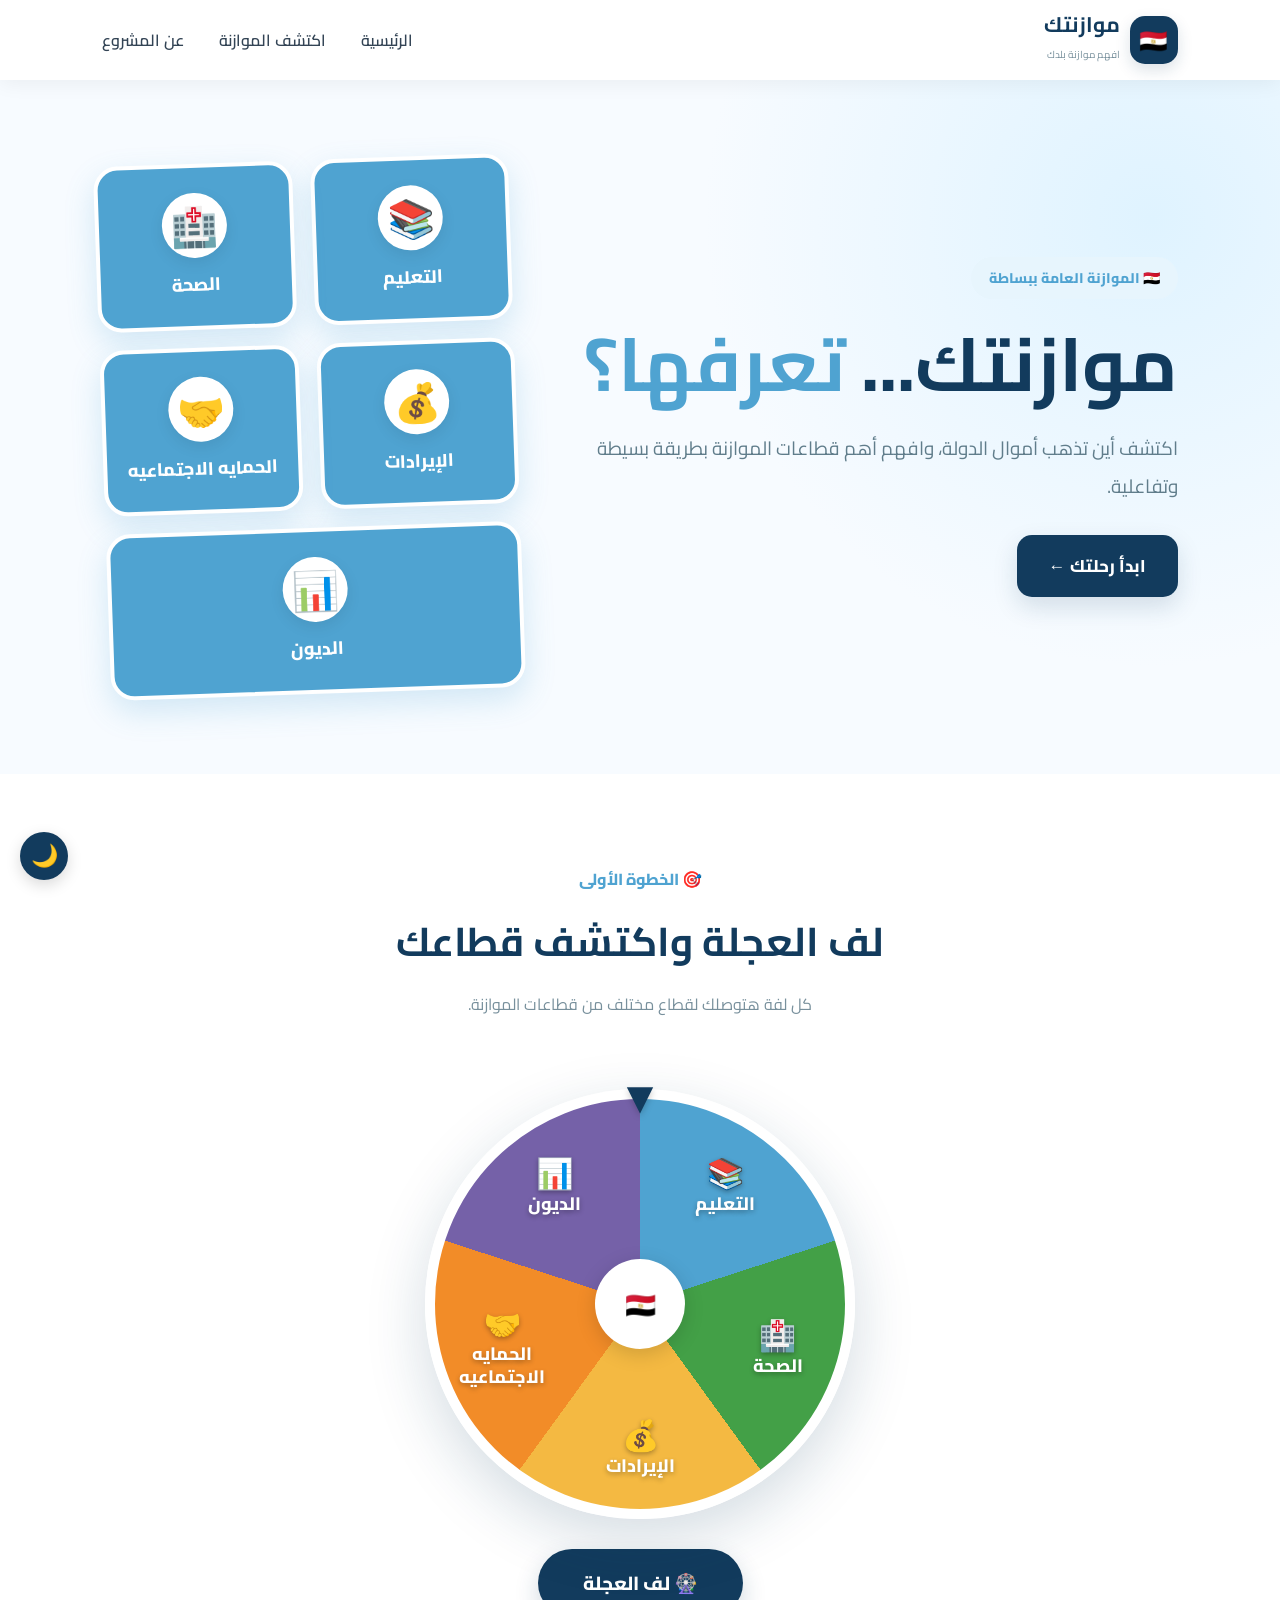
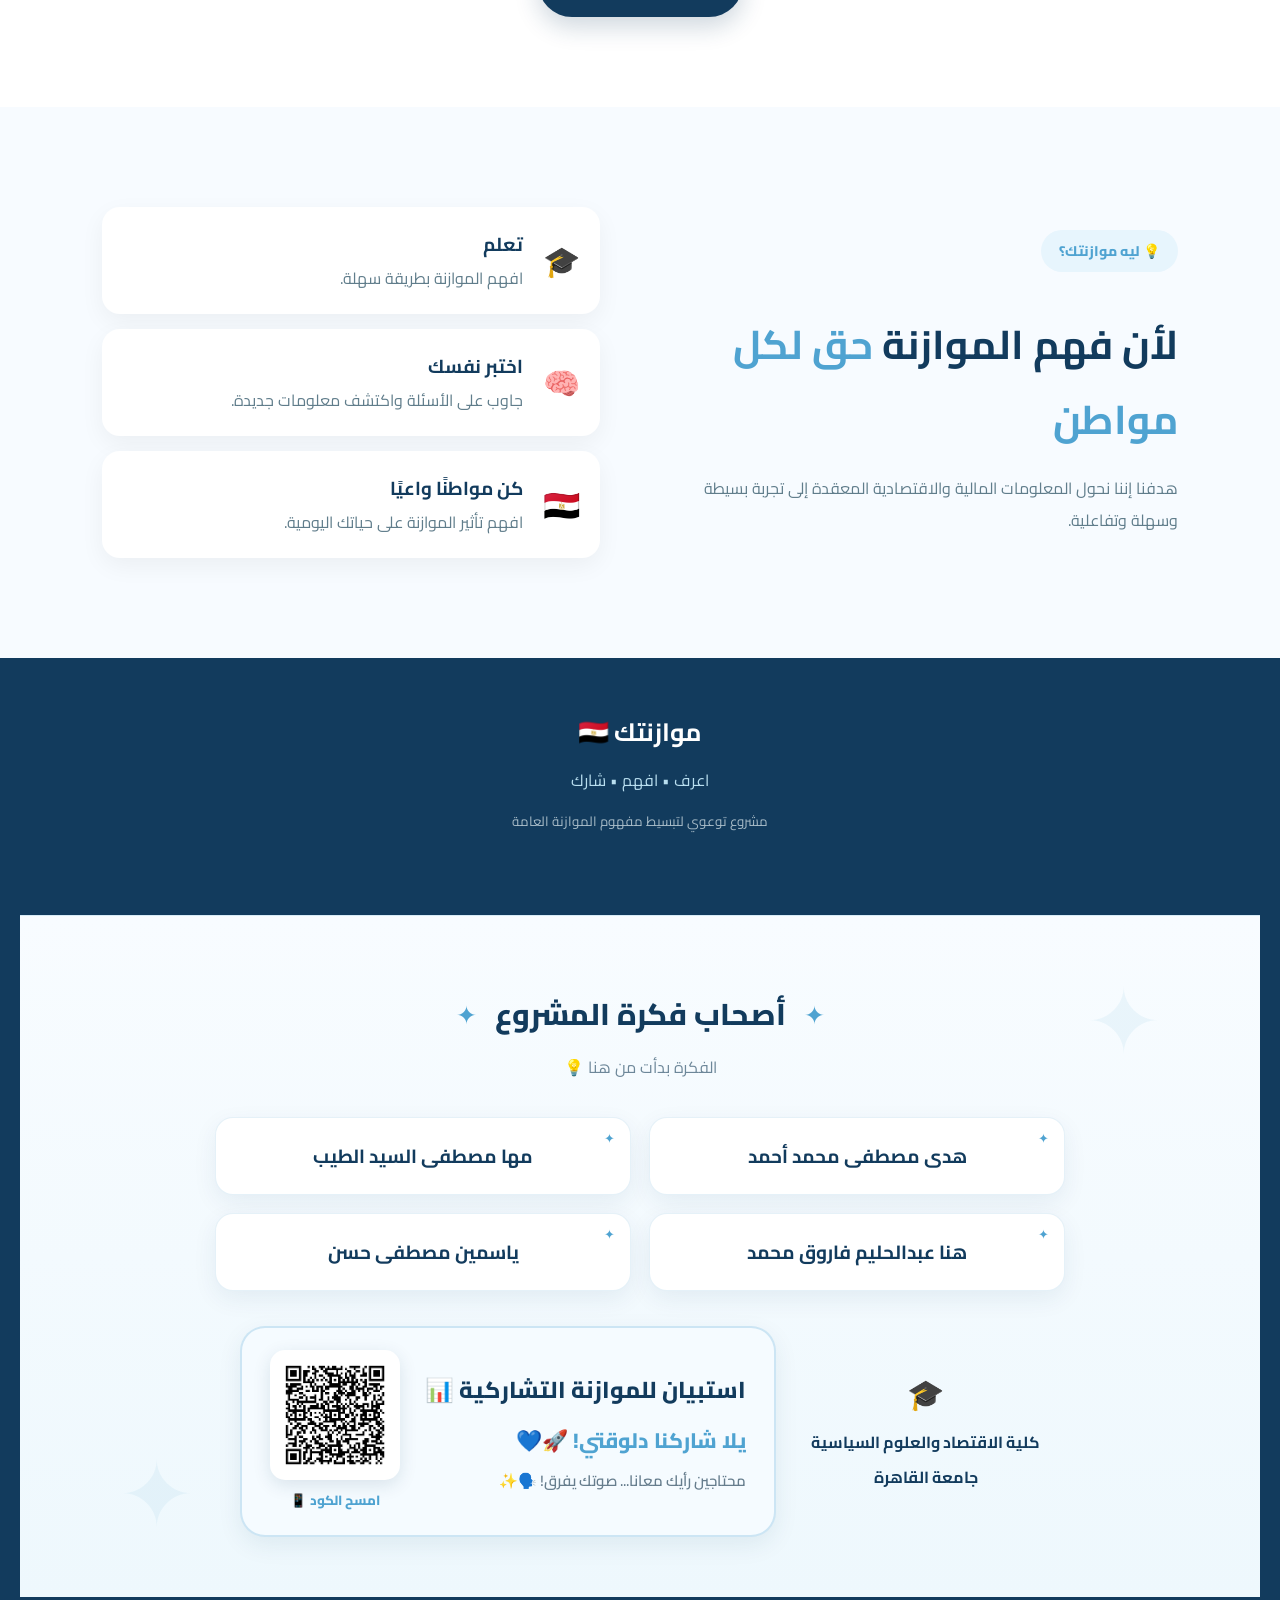
<file: index.html>
<!DOCTYPE html>
<html lang="ar" dir="rtl">

<head>
    <meta charset="UTF-8">

    <meta name="viewport" content="width=device-width, initial-scale=1.0">

    <title>موازنتك | افهم موازنة بلدك</title>

    <!-- الخط -->
    <link rel="preconnect" href="https://fonts.googleapis.com">
    <link rel="preconnect" href="https://fonts.gstatic.com" crossorigin>
    <link href="https://fonts.googleapis.com/css2?family=Cairo:wght@400;500;600;700;800&display=swap" rel="stylesheet">

    <!-- ملف التصميم -->
    <link rel="stylesheet" href="ff.css">
</head>

<body>

    <!-- ================= HEADER ================= -->

    <header class="header">

        <div class="logo">

            <div class="logo-icon">
                🇪🇬
            </div>

            <div>
                <h2>موازنتك</h2>
                <small>افهم موازنة بلدك</small>
            </div>

        </div>


        <nav>

            <a href="#home">الرئيسية</a>

            <a href="#wheel-section">
                اكتشف الموازنة
            </a>

            <a href="#about">
                عن المشروع
            </a>

        </nav>

    </header>


    <!-- ================= MAIN ================= -->

    <main>


        <!-- ================= HERO ================= -->

        <section class="hero" id="home">

            <div class="hero-content">

                <span class="small-title">
                    🇪🇬 الموازنة العامة ببساطة
                </span>


                <h1>
                    موازنتك...
                    <span>تعرفها؟</span>
                </h1>


                <p>
                    اكتشف أين تذهب أموال الدولة،
                    وافهم أهم قطاعات الموازنة
                    بطريقة بسيطة وتفاعلية.
                </p>


                <button
                    class="main-btn"
                    onclick="scrollToWheel()">

                    ابدأ رحلتك

                    <span>←</span>

                </button>

            </div>


            <!-- الكروت الجانبية -->

            <div class="hero-card">


                <div class="mini-card">

                    <span>📚</span>

                    <strong>
                        التعليم
                    </strong>

                </div>


                <div class="mini-card">

                    <span>🏥</span>

                    <strong>
                        الصحة
                    </strong>

                </div>


                <div class="mini-card">

                    <span>💰</span>

                    <strong>
                        الإيرادات
                    </strong>

                </div>


                <div class="mini-card">

                    <span>🤝</span>

                    <strong>
                        الحمايه الاجتماعيه
                    </strong>

                </div>


                <div class="mini-card">

                    <span>📊</span>

                    <strong>
                        الديون
                    </strong>

                </div>

            </div>

        </section>



        <!-- ================= WHEEL ================= -->

        <section
            class="wheel-section"
            id="wheel-section">


            <div class="section-heading">

                <span>
                    🎯 الخطوة الأولى
                </span>


                <h2>
                    لف العجلة واكتشف قطاعك
                </h2>


                <p>
                    كل لفة هتوصلك لقطاع مختلف
                    من قطاعات الموازنة.
                </p>

            </div>



            <!-- العجلة -->

            <div class="wheel-area">


                <!-- السهم -->

                <div class="pointer">
                    ▼
                </div>


                <!-- Wheel -->

                <div
                    class="wheel"
                    id="wheel">


                    <div
                        class="wheel-label education">

                        <span>📚</span>

                        التعليم

                    </div>
                    <div
                        class="wheel-label health">

                        <span>🏥</span>

                        الصحة

                    </div>



                    <div
                        class="wheel-label revenue">

                        <span>💰</span>

                        الإيرادات

                    </div>



                    <div
                        class="wheel-label welfare">

                        <span>🤝</span>

                        الحمايه الاجتماعيه

                    </div>



                    <div
                        class="wheel-label debt">

                        <span>📊</span>

                        الديون

                    </div>



                    <!-- منتصف العجلة -->

                    <div class="wheel-center">

                        🇪🇬

                    </div>

                </div>

            </div>



            <!-- زر الدوران -->

            <button
                class="spin-btn"
                id="spinBtn">

                <span>
                    🎡
                </span>

                لف العجلة

            </button>



            <!-- نتيجة الدوران -->

            <div
                class="result-box"
                id="resultBox">


                <div
                    class="result-icon"
                    id="resultIcon">

                    🎯

                </div>


                <h3 id="resultTitle">

                    مستنيين القطاع...

                </h3>


                <p id="resultDescription">

                    اضغط على "لف العجلة"
                    لاكتشاف قطاعك.

                </p>


                <button
                    id="discoverBtn"
                    class="discover-btn">

                    اكتشف القطاع →

                </button>

            </div>

        </section>



        <!-- ================= ABOUT ================= -->

        <section
            class="about"
            id="about">


            <div>

                <span class="small-title">

                    💡 ليه موازنتك؟

                </span>


                <h2>

                    لأن فهم الموازنة

                    <span>
                        حق لكل مواطن
                    </span>

                </h2>


                <p>

                    هدفنا إننا نحول المعلومات
                    المالية والاقتصادية المعقدة
                    إلى تجربة بسيطة وسهلة وتفاعلية.

                </p>

            </div>



            <div class="about-cards">


                <div>

                    <span>
                        🎓
                    </span>

                    <div>

                        <h3>
                            تعلم
                        </h3>

                        <p>
                            افهم الموازنة بطريقة سهلة.
                        </p>

                    </div>

                </div>



                <div>

                    <span>
                        🧠
                    </span>

                    <div>

                        <h3>
                            اختبر نفسك
                        </h3>

                        <p>
                            جاوب على الأسئلة
                            واكتشف معلومات جديدة.
                        </p>

                    </div>

                </div>



                <div>

                    <span>
                        🇪🇬
                    </span>

                    <div>

                        <h3>
                            كن مواطنًا واعيًا
                        </h3>

                        <p>
                            افهم تأثير الموازنة
                            على حياتك اليومية.
                        </p>

                    </div>

                </div>

            </div>

        </section>

    </main>



    <!-- ================= FOOTER ================= -->

    <footer>

        <h3>
            موازنتك 🇪🇬
        </h3>


        <p>
            اعرف • افهم • شارك
        </p>
        <small>
            مشروع توعوي لتبسيط مفهوم الموازنة العامة
        </small>
<!-- أصحاب فكرة المشروع -->
<section class="team-section">
    <div class="team-title">
        <span>✦</span>
        <h2>أصحاب فكرة المشروع</h2>
        <span>✦</span>
    </div>

    <p class="team-subtitle">
        الفكرة بدأت من هنا 💡
    </p>

    <div class="team-names">
        <div class="name-card">
            <span class="sparkle">✦</span>
            <h3>هدى مصطفى محمد أحمد</h3>
        </div>

        <div class="name-card">
            <span class="sparkle">✦</span>
            <h3>مها مصطفى السيد الطيب</h3>
        </div>

        <div class="name-card">
            <span class="sparkle">✦</span>
            <h3>هنا عبدالحليم فاروق محمد</h3>
        </div>

        <div class="name-card">
            <span class="sparkle">✦</span>
            <h3>ياسمين مصطفى حسن</h3>
        </div>
    </div>

    <div class="university-survey">

    <!-- بيانات الكلية -->
    <div class="university-info">
        <span class="university-icon">🎓</span>
        <p>كلية الاقتصاد والعلوم السياسية</p>
        <p>جامعة القاهرة</p>
    </div>

    <!-- الاستبيان والـ QR -->
    <div class="survey-box">

        <div class="survey-text">
            <h3>استبيان للموازنة التشاركية 📊</h3>

            <p>
                يلا شاركنا دلوقتي! 🚀💙
            </p>

            <span>
                محتاجين رأيك معانا... صوتك يفرق! 🗣️✨
            </span>
        </div>

        <div class="survey-qr">
            <img src="شارك.jpg" alt="QR Code للاستبيان">
            <small>امسح الكود 📱</small>
        </div>

    </div>
    </section>

    </footer>

    <!-- JavaScript -->
<button id="themeToggle" class="theme-toggle">🌙</button>
    <script src="j.js"></script>

</body>

</html>
</file>
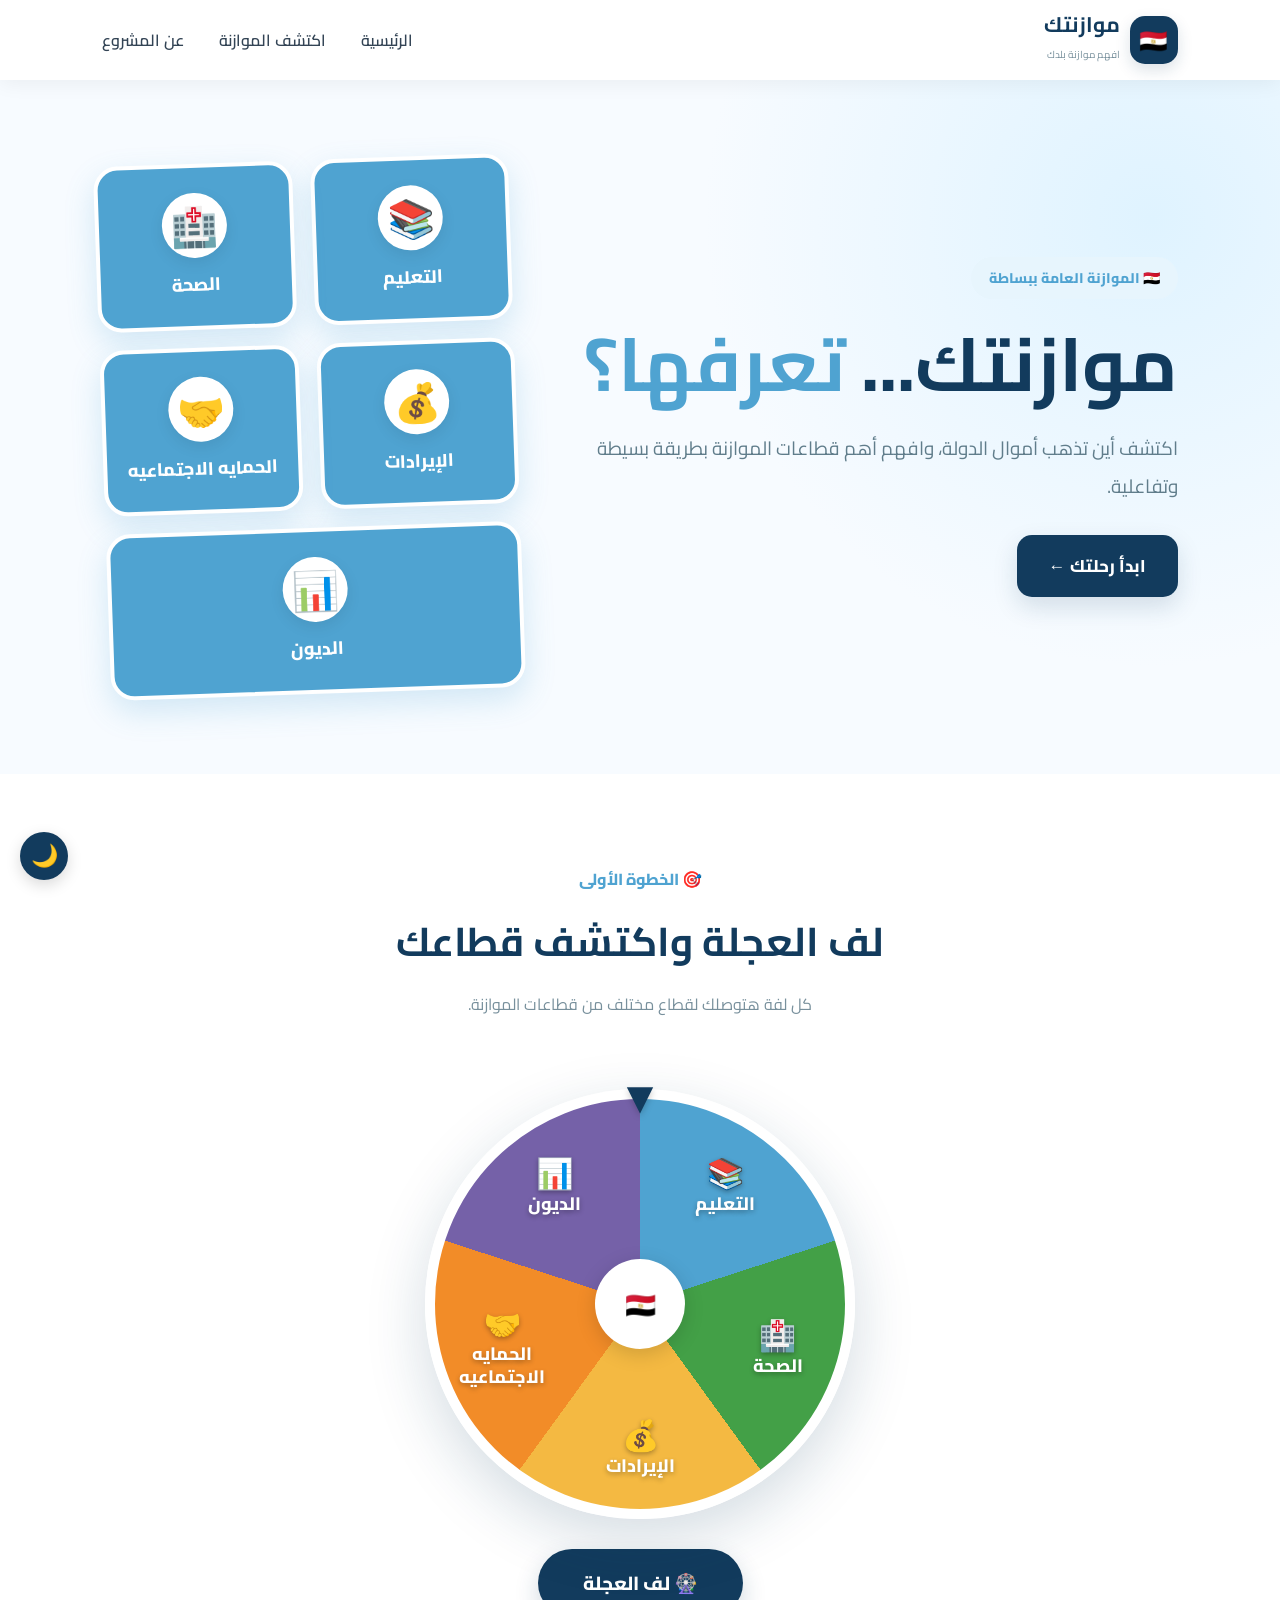
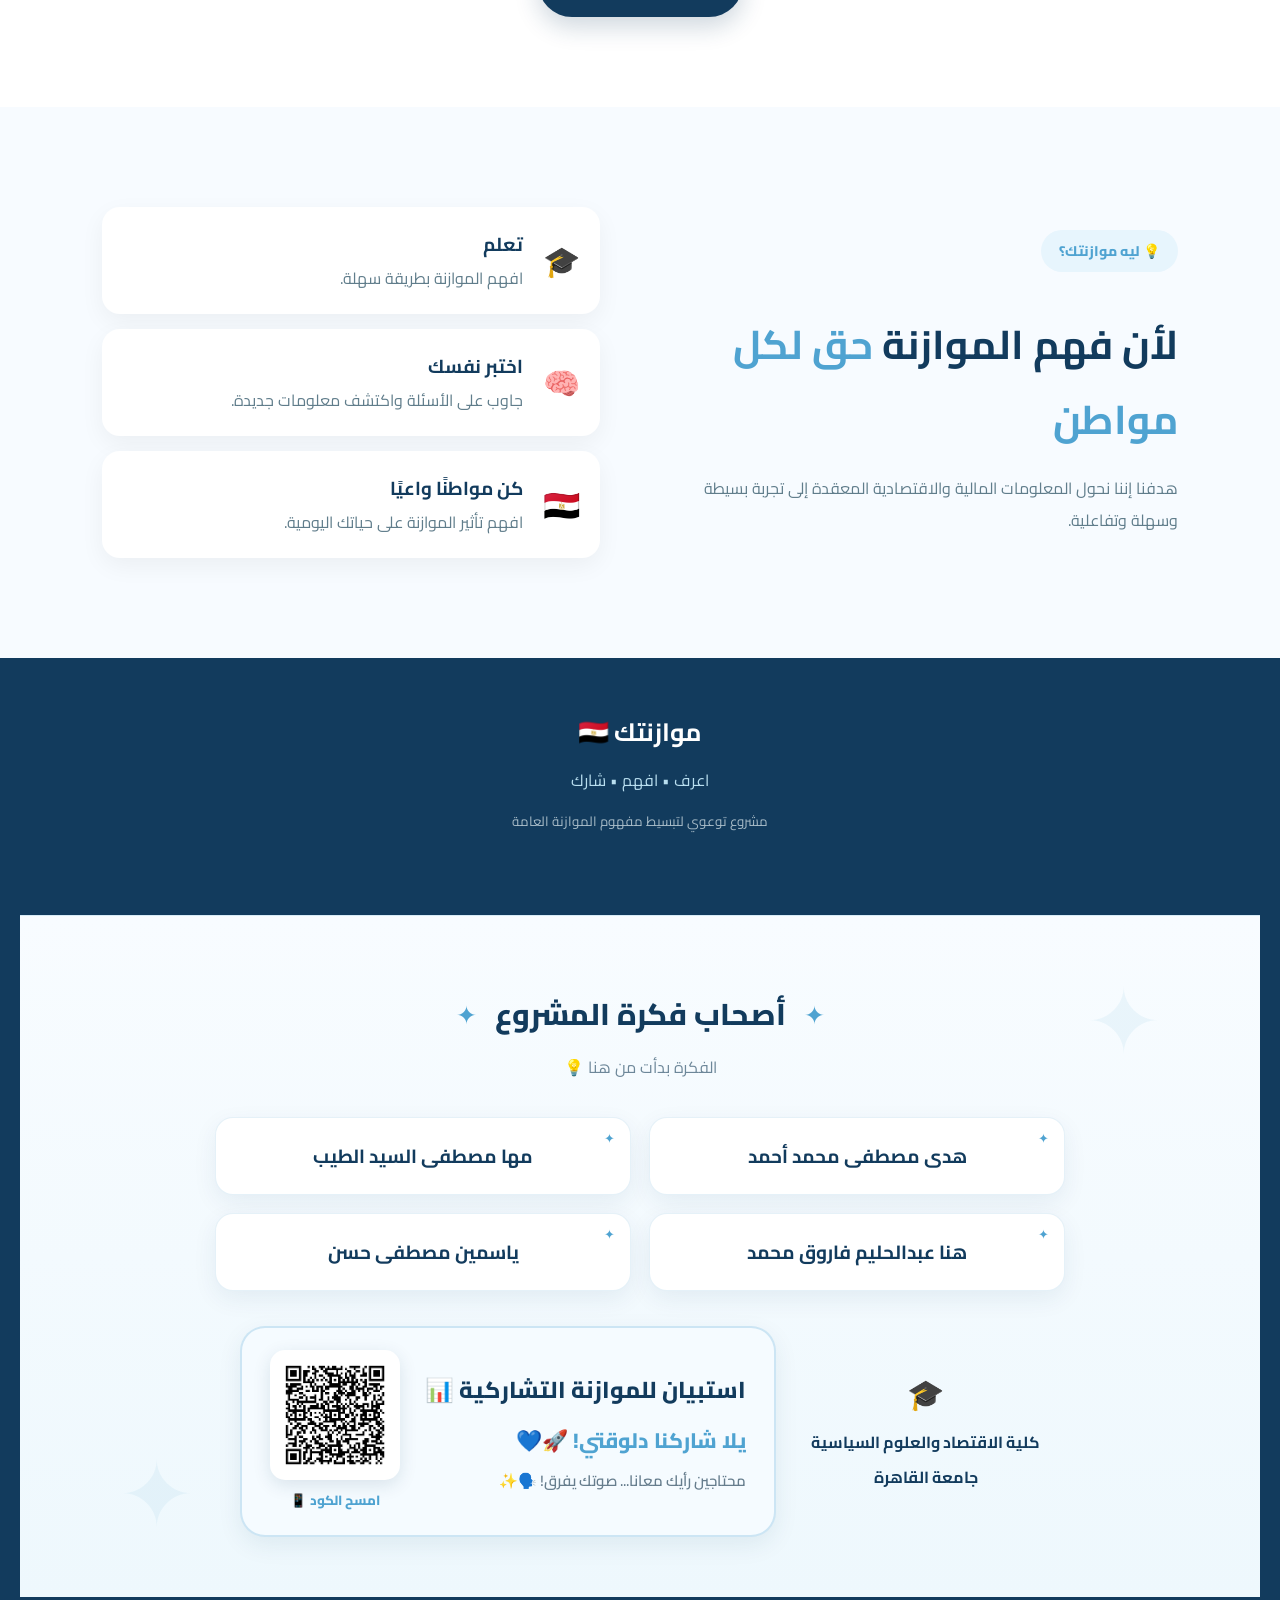
<file: questions.html>
<!DOCTYPE html>
<html lang="ar" dir="rtl">

<head>
    <meta charset="UTF-8">
    <meta name="viewport" content="width=device-width, initial-scale=1.0">

    <title>اختبر معلوماتك | موازنتك</title>

    <link rel="stylesheet" href="questions.css">
</head>

<body>

    <header class="quiz-header">
        <div class="logo">موازنتك</div>
        <div class="subtitle">افهم موازنة بلدك</div>
    </header>


    <main class="quiz-container">

        <!-- عنوان القطاع -->
        <div class="sector-header">
            <div id="sectorIcon" class="sector-icon">📚</div>

            <h1 id="sectorTitle">قطاع التعليم</h1>

            <p id="sectorDescription">
                اختبر معلوماتك عن القطاع
            </p>
        </div>


        <!-- معلومات السؤال -->
        <div class="question-info">
            <span id="questionNumber">السؤال 1 من 4</span>

            <div class="progress-container">
                <div id="progressBar" class="progress-bar"></div>
            </div>
        </div>


        <!-- كارت السؤال -->
        <section class="question-card">

            <h2 id="questionText">
                السؤال هنا
            </h2>

            <div id="answersContainer" class="answers-container">
                <!-- الاختيارات هتظهر هنا من JavaScript -->
            </div>


            <!-- نتيجة الإجابة -->
            <div id="feedback" class="feedback"></div>


            <button id="nextBtn" class="next-btn">
                تأكيد الإجابة
            </button>

        </section>


        <!-- النتيجة النهائية -->
        <section id="resultCard" class="result-card">

            <div class="result-icon">🏆</div>

            <h2>خلصت الاختبار! 🎉</h2>

            <p>درجتك النهائية:</p>

            <div id="finalScore" class="final-score">
                0 / 4
            </div>


            <p id="finalMessage" class="final-message"></p>


            <!-- QR CODE -->
            <div class="qr-section">

                <div class="qr-title">

                    <span>✦</span>

                    <h3>
                        عايز تعرف أكتر عن القطاع؟
                    </h3>

                    <span>✦</span>

                </div>

                <p class="qr-description">
                    امسح الـ QR Code وشاهد الفيديو 🎬
                </p>

                <img
                    id="sectorQR"
                    src="التعليم.png"
                    alt="QR Code الخاص بالقطاع"
                >

                <div class="qr-hint">
                    📱 وجّه كاميرا الموبايل للكود
                </div>

            </div>


            <button id="backBtn" class="back-btn">
                🔄 تجربة قطاع آخر
            </button>

        </section>

    </main>


    <footer>
        <p>© 2026 موازنتك | افهم موازنة بلدك 🇪🇬</p>
    </footer>


    <script src="questions.js"></script>

</body>
</html>
</file>
<file: ff.css>
/* =====================================================
   موازنتك - MAIN CSS
   ===================================================== */

* {
    margin: 0;
    padding: 0;
    box-sizing: border-box;
}

html {
    scroll-behavior: smooth;
}

body {
    font-family: "Cairo", sans-serif;
    background: #f7fbff;
    color: #123b5d;
    overflow-x: hidden;
}


/* =====================================================
   HEADER
   ===================================================== */

.header {
    height: 80px;
    background: white;

    display: flex;
    align-items: center;
    justify-content: space-between;

    padding: 0 8%;

    box-shadow: 0 3px 20px rgba(0, 0, 0, 0.06);

    position: sticky;
    top: 0;
    z-index: 1000;
}

.logo {
    display: flex;
    align-items: center;
    gap: 10px;
}

.logo-icon {
    width: 48px;
    height: 48px;

    display: flex;
    align-items: center;
    justify-content: center;

    background: #123b5d;
    color: white;

    border-radius: 15px;

    font-size: 23px;

    box-shadow: 0 6px 15px rgba(18, 59, 93, 0.15);
}

.logo h2 {
    font-size: 21px;
    line-height: 1.1;
}

.logo small {
    color: #78909c;
    font-size: 10px;
}

nav {
    display: flex;
    gap: 35px;
}

nav a {
    text-decoration: none;
    color: #345;
    font-weight: 600;
    transition: 0.3s;
}

nav a:hover {
    color: #4fa3d1;
}


/* =====================================================
   HERO
   ===================================================== */

.hero {
    min-height: 650px;

    padding: 80px 8%;

    display: flex;
    align-items: center;
    justify-content: space-between;

    gap: 60px;

    background:
        radial-gradient(
            circle at 90% 20%,
            #dff3ff 0,
            transparent 35%
        ),
        #f7fbff;
}

.hero-content {
    max-width: 600px;
}

.small-title {
    display: inline-block;

    background: #e7f5fd;
    color: #4fa3d1;

    padding: 8px 18px;

    border-radius: 30px;

    font-size: 14px;
    font-weight: 800;

    margin-bottom: 20px;
}

.hero h1 {
    font-size: clamp(45px, 6vw, 75px);

    line-height: 1.2;

    margin-bottom: 20px;
}

.hero h1 span {
    color: #4fa3d1;
}

.hero p {
    font-size: 19px;

    line-height: 2;

    color: #607d8b;

    margin-bottom: 30px;
}


/* =====================================================
   MAIN BUTTON
   ===================================================== */

.main-btn {
    border: none;

    padding: 15px 32px;

    background: #123b5d;
    color: white;

    border-radius: 15px;

    font-family: inherit;

    font-size: 17px;
    font-weight: 800;

    cursor: pointer;

    transition: 0.3s;

    box-shadow: 0 10px 25px rgba(18, 59, 93, 0.15);
}

.main-btn:hover {
    background: #4fa3d1;

    transform: translateY(-4px);

    box-shadow: 0 15px 30px rgba(79, 163, 209, 0.25);
}


/* =====================================================
   HERO CARDS
   ===================================================== */

.hero-card {
    width: 430px;

    display: grid;

    grid-template-columns: repeat(2, 1fr);

    gap: 18px;

    transform: rotate(-2deg);
}

.mini-card {
    background: #4fa3d1;

    color: white;

    padding: 25px 18px;

    min-height: 145px;

    border-radius: 24px;

    display: flex;

    flex-direction: column;

    align-items: center;

    justify-content: center;

    gap: 10px;

    border: 4px solid white;

    box-shadow:
        0 12px 30px rgba(79, 163, 209, 0.22);

    transition: 0.3s;

    cursor: pointer;
}

.mini-card:hover {
    transform: translateY(-8px) rotate(2deg);

    box-shadow:
        0 20px 40px rgba(79, 163, 209, 0.3);
}

.mini-card span {
    width: 65px;
    height: 65px;

    background: white;

    border-radius: 50%;

    display: flex;

    align-items: center;
    justify-content: center;

    font-size: 38px;

    box-shadow:
        0 5px 15px rgba(0, 0, 0, 0.08);
}

.mini-card strong {
    color: white;

    font-size: 18px;

    font-weight: 800;
}


/* الكارت الخامس */

.mini-card:last-child {
    grid-column: span 2;
    min-height: 125px;
}


/* =====================================================
   WHEEL SECTION
   ===================================================== */

.wheel-section {
    min-height: 850px;

    padding: 90px 20px;

    text-align: center;

    background: white;
}

.section-heading span {
    color: #4fa3d1;

    font-weight: 800;

    font-size: 16px;
}

.section-heading h2 {
    font-size: 40px;

    margin: 10px 0;

    color: #123b5d;
}

.section-heading p {
    color: #78909c;

    font-size: 16px;
}


/* =====================================================
   WHEEL AREA
   ===================================================== */

.wheel-area {
    width: 430px;
    height: 430px;

    margin: 70px auto 30px;

    position: relative;
}


/* =====================================================
   WHEEL
   ===================================================== */

.wheel {
    width: 430px;
    height: 430px;

    border-radius: 50%;

    position: relative;

    overflow: hidden;

    border: 10px solid white;

    box-shadow:
        0 20px 60px rgba(18, 59, 93, 0.18);

    transition:
        transform 5s cubic-bezier(
            0.15,
            0.75,
            0.15,
            1
        );

    background:
        conic-gradient(
            #4fa3d1 0deg 72deg,
            #43a047 72deg 144deg,
            #f4b942 144deg 216deg,
            #f28c28 216deg 288deg,
            #7561a8 288deg 360deg
        );
}


/* =====================================================
   WHEEL LABELS
   ===================================================== */

.wheel-label {
    position: absolute;

    top: 50%;
    left: 50%;

    width: 115px;

    color: white;

    font-weight: 800;

    font-size: 18px;

    line-height: 1.3;

    text-align: center;

    text-shadow:
        0 2px 5px rgba(0, 0, 0, 0.3);

    display: flex;

    flex-direction: column;

    align-items: center;

    justify-content: center;

    gap: 4px;

    z-index: 3;
}


/* =====================================================
   وضع الكلمات في منتصف القطاعات
   ===================================================== */

/* التعليم */

.education {
    transform:
        translate(-50%, -50%)
        rotate(36deg)
        translateY(-145px)
        rotate(-36deg);
}


/* الصحة */

.health {
    transform:
        translate(-50%, -50%)
        rotate(108deg)
        translateY(-145px)
        rotate(-108deg);
}


/* الإيرادات */

.revenue {
    transform:
        translate(-50%, -50%)
        rotate(180deg)
        translateY(-145px)
        rotate(-180deg);
}


/* الرعاية */

.welfare {
    transform:
        translate(-50%, -50%)
        rotate(252deg)
        translateY(-145px)
        rotate(-252deg);
}


/* الديون */

.debt {
    transform:
        translate(-50%, -50%)
        rotate(324deg)
        translateY(-145px)
        rotate(-324deg);
}


/* الأيقونات */

.wheel-label span {
    font-size: 30px;

    line-height: 1;
}


/* =====================================================
   CENTER OF WHEEL
   ===================================================== */

.wheel-center {
    position: absolute;

    width: 90px;
    height: 90px;

    background: white;

    border-radius: 50%;

    top: 50%;
    left: 50%;

    transform:
        translate(-50%, -50%);

    display: flex;

    align-items: center;
    justify-content: center;

    font-size: 25px;

    font-weight: 700;

    box-shadow:
        0 5px 20px rgba(0, 0, 0, 0.15);

    z-index: 5;
}


/* =====================================================
   POINTER
   ===================================================== */

.pointer {
    position: absolute;

    top: -35px;

    left: 50%;

    transform:
        translateX(-50%);

    z-index: 20;

    color: #123b5d;

    font-size: 45px;

    filter:
        drop-shadow(
            0 3px 3px rgba(0, 0, 0, 0.2)
        );
}


/* =====================================================
   SPIN BUTTON
   ===================================================== */

.spin-btn {
    border: none;

    background: #123b5d;
    color: white;

    padding: 16px 45px;

    border-radius: 50px;

    font-family: inherit;

    font-size: 19px;

    font-weight: 800;

    cursor: pointer;

    box-shadow:
        0 10px 25px rgba(18, 59, 93, 0.2);

    transition: 0.3s;
}

.spin-btn:hover {
    background: #4fa3d1;

    transform: translateY(-3px);
}

.spin-btn:disabled {
    opacity: 0.6;

    cursor: not-allowed;
}


/* =====================================================
   RESULT BOX
   ===================================================== */

.result-box {
    max-width: 550px;

    margin: 40px auto 0;

    padding: 30px;

    background: #f7fbff;

    border-radius: 25px;

    border: 2px solid #e1f1fa;

    display: none;

    animation:
        fadeUp 0.5s ease;
}

.result-icon {
    font-size: 45px;
}

.result-box h3 {
    font-size: 25px;

    margin: 10px 0;

    color: #123b5d;
}

.result-box p {
    color: #607d8b;

    margin-bottom: 20px;

    line-height: 1.8;
}

.discover-btn {
    border: none;

    background: #4fa3d1;

    color: white;

    padding: 12px 25px;

    border-radius: 12px;

    font-family: inherit;

    font-weight: 700;

    cursor: pointer;

    transition: 0.3s;
}

.discover-btn:hover {
    background: #123b5d;

    transform: translateY(-2px);
}


/* =====================================================
   ABOUT
   ===================================================== */

.about {
    padding: 100px 8%;

    display: grid;

    grid-template-columns: 1fr 1fr;

    gap: 80px;

    align-items: center;

    background: #f7fbff;
}

.about h2 {
    font-size: 40px;

    margin: 15px 0;

    color: #123b5d;
}

.about h2 span {
    color: #4fa3d1;
}

.about p {
    color: #607d8b;

    line-height: 2;
}

.about-cards {
    display: grid;

    gap: 15px;
}

.about-cards > div {
    background: white;

    padding: 20px;

    border-radius: 18px;

    box-shadow:
        0 8px 25px rgba(0, 0, 0, 0.05);

    display: flex;

    align-items: center;

    gap: 20px;

    transition: 0.3s;
}

.about-cards > div:hover {
    transform: translateX(-5px);

    box-shadow:
        0 12px 30px rgba(79, 163, 209, 0.12);
}

.about-cards span {
    font-size: 30px;
}


/* =====================================================
   FOOTER
   ===================================================== */

footer {
    background: #123b5d;

    color: white;

    text-align: center;

    padding: 50px 20px;
}

footer h3 {
    font-size: 25px;
}

footer p {
    margin: 10px 0;

    color: #b9dff0;
}

footer small {
    color: #a7bbc7;
}


/* =====================================================
   ANIMATION
   ===================================================== */

@keyframes fadeUp {

    from {
        opacity: 0;

        transform:
            translateY(20px);
    }

    to {
        opacity: 1;

        transform:
            translateY(0);
    }

}


/* =====================================================
   MOBILE
   ===================================================== */

@media (max-width: 800px) {

    .header {
        padding: 0 20px;
    }

    nav {
        display: none;
    }

    .hero {
        flex-direction: column;

        text-align: center;

        padding: 60px 20px;

        gap: 40px;
    }

    .hero-content {
        max-width: 100%;
    }

    .hero h1 {
        font-size: 48px;
    }

    .hero p {
        font-size: 16px;
    }

    .hero-card {
        width: 100%;

        max-width: 400px;

        transform: none;
    }


    /* العجلة على الموبايل */

    .wheel-area {
        width: 330px;
        height: 330px;
    }

    .wheel {
        width: 330px;
        height: 330px;
    }


    /* كلمات العجلة */

    .wheel-label {
        width: 80px;

        font-size: 13px;
    }

    .wheel-label span {
        font-size: 23px;
    }


    /* التعليم */

    .education {
        transform:
            translate(-50%, -50%)
            rotate(36deg)
            translateY(-108px)
            rotate(-36deg);
    }


    /* الصحة */
    .health {
        transform:
            translate(-50%, -50%)
            rotate(108deg)
            translateY(-108px)
            rotate(-108deg);
    }


    /* الإيرادات */

    .revenue {
        transform:
            translate(-50%, -50%)
            rotate(180deg)
            translateY(-108px)
            rotate(-180deg);
    }


    /* الرعاية */

    .welfare {
        transform:
            translate(-50%, -50%)
            rotate(252deg)
            translateY(-108px)
            rotate(-252deg);
    }


    /* الديون */

    .debt {
        transform:
            translate(-50%, -50%)
            rotate(324deg)
            translateY(-108px)
            rotate(-324deg);
    }


    .wheel-center {
        width: 70px;
        height: 70px;

        font-size: 20px;
    }


    .pointer {
        top: -30px;

        font-size: 38px;
    }


    .section-heading h2 {
        font-size: 30px;
    }


    .about {
        grid-template-columns: 1fr;

        padding: 70px 20px;

        gap: 40px;
    }

    .about h2 {
        font-size: 30px;
    }

}


/* =====================================================
   VERY SMALL SCREENS
   ===================================================== */

@media (max-width: 400px) {

    .hero h1 {
        font-size: 40px;
    }

    .hero-card {
        grid-template-columns: 1fr 1fr;

        gap: 10px;
    }

    .mini-card {
        min-height: 125px;

        padding: 15px 10px;
    }

    .mini-card span {
        width: 52px;
        height: 52px;

        font-size: 30px;
    }

    .mini-card strong {
        font-size: 15px;
    }

    .wheel-area,
    .wheel {
        width: 300px;
        height: 300px;
    }

    .education {
        transform:
            translate(-50%, -50%)
            rotate(36deg)
            translateY(-98px)
            rotate(-36deg);
    }

    .health {
        transform:
            translate(-50%, -50%)
            rotate(108deg)
            translateY(-98px)
            rotate(-108deg);
    }

    .revenue {
        transform:
            translate(-50%, -50%)
            rotate(180deg)
            translateY(-98px)
            rotate(-180deg);
    }

    .welfare {
        transform:
            translate(-50%, -50%)
            rotate(252deg)
            translateY(-98px)
            rotate(-252deg);
    }

    .debt {
        transform:
            translate(-50%, -50%)
            rotate(324deg)
            translateY(-98px)
            rotate(-324deg);
    }

}
/* =========================
   أصحاب فكرة المشروع
========================= */

.team-section {
    margin-top: 80px;
    padding: 70px 20px 60px;
    text-align: center;
    background: linear-gradient(180deg, #f8fcff 0%, #eef8fd 100%);
    border-top: 1px solid rgba(79, 163, 209, 0.15);
    position: relative;
    overflow: hidden;
}

/* لمسات زخرفية في الخلفية */

.team-section::before,
.team-section::after {
    content: "✦";
    position: absolute;
    font-size: 90px;
    color: rgba(79, 163, 209, 0.08);
}

.team-section::before {
    top: 20px;
    right: 8%;
}

.team-section::after {
    bottom: 20px;
    left: 8%;
}

/* العنوان */

.team-title {
    display: flex;
    justify-content: center;
    align-items: center;
    gap: 18px;
    margin-bottom: 10px;
}

.team-title h2 {
    margin: 0;
    color: #123B5D;
    font-size: 30px;
    font-weight: 800;
}

.team-title span {
    color: #4FA3D1;
    font-size: 25px;
}

.team-subtitle {
    color: #6d8799;
    font-size: 16px;
    margin-bottom: 35px;
}

/* الأسماء */

.team-names {
    max-width: 850px;
    margin: auto;
    display: grid;
    grid-template-columns: repeat(2, 1fr);
    gap: 18px;
}

.name-card {
    background: white;
    padding: 20px 25px;
    border-radius: 18px;
    border: 1px solid rgba(79, 163, 209, 0.15);
    box-shadow: 0 8px 25px rgba(18, 59, 93, 0.07);
    position: relative;
    transition: all 0.3s ease;
}

.name-card:hover {
    transform: translateY(-6px);
    box-shadow: 0 14px 30px rgba(18, 59, 93, 0.13);
    border-color: #4FA3D1;
}

.name-card h3 {
    margin: 0;
    color: #123B5D;
    font-size: 19px;
    font-weight: 700;
}

.sparkle {
    position: absolute;
    top: 8px;
    right: 15px;
    color: #4FA3D1;
    font-size: 13px;
}

/* الجامعة */

.university {
    margin: 45px auto 0;
    padding-top: 25px;
    border-top: 1px solid rgba(79, 163, 209, 0.2);
    max-width: 500px;
}

.university span {
    font-size: 28px;
}

.university p {
    margin: 6px 0;
    color: #123B5D;
    font-weight: 700;
    font-size: 16px;
}

.university p:last-child {
    color: #4FA3D1;
    font-size: 17px;
}


/* =========================
   الموبايل
========================= */

@media (max-width: 600px) {

    .team-section {
        padding: 55px 15px 45px;
    }

    .team-title {
        gap: 10px;
    }

    .team-title h2 {
        font-size: 23px;
    }

    .team-names {
        grid-template-columns: 1fr;
        gap: 14px;
    }

    .name-card {
        padding: 17px 20px;
    }

    .name-card h3 {
        font-size: 17px;
    }
}
.university-survey {
    margin-top: 35px;
    display: flex;
    align-items: center;
    justify-content: center;
    gap: 35px;
    flex-wrap: wrap;
}

.university-info {
    text-align: center;
    min-width: 220px;
}

.university-icon {
    font-size: 30px;
}

.university-info p {
    margin: 5px 0;
    color: #123B5D;
    font-weight: 700;
}

.survey-box {
    display: flex;
    align-items: center;
    gap: 25px;
    padding: 22px 28px;
    background: #f5fbff;
    border: 2px solid rgba(79, 163, 209, 0.25);
    border-radius: 25px;
    box-shadow: 0 8px 25px rgba(18, 59, 93, 0.08);
}

.survey-text {
    text-align: right;
}

.survey-text h3 {
    margin: 0 0 10px;
    color: #123B5D;
    font-size: 23px;
    font-weight: 800;
}

.survey-text p {
    margin: 5px 0;
    color: #4FA3D1;
    font-size: 21px;
    font-weight: 800;
}

.survey-text span {
    color: #667d8d;
    font-size: 15px;
    font-weight: 600;
}

.survey-qr {
    text-align: center;
    flex-shrink: 0;
}

.survey-qr img {
    width: 130px;
    height: 130px;
    object-fit: contain;
    display: block;
    padding: 7px;
    background: white;
    border-radius: 15px;
    box-shadow: 0 5px 18px rgba(18, 59, 93, 0.12);
}

.survey-qr small {
    display: block;
    margin-top: 8px;
    color: #4FA3D1;
    font-weight: 800;
}
@media (max-width: 600px) {

    .survey-box {
        flex-direction: column;
        text-align: center;
        padding: 20px;
    }

    .survey-text {
        text-align: center;
    }

    .survey-text h3 {
        font-size: 20px;
    }

    .survey-text p {
        font-size: 18px;
    }

}
/* ===== Dark / Light Mode ===== */

.theme-toggle {
    position: fixed;
    left: 20px;
    bottom: 20px;
    width: 48px;
    height: 48px;
    border: none;
    border-radius: 50%;
    background: #123B5D;
    color: white;
    font-size: 22px;
    cursor: pointer;
    z-index: 9999;
    box-shadow: 0 5px 15px rgba(0,0,0,0.15);
}

/* الوضع الداكن */

body.dark-mode {
    background: #0f2436;
    color: #ffffff;
}

body.dark-mode header {
    background: #102c43;
}

body.dark-mode .hero,
body.dark-mode section {
    background: #0f2436;
}

body.dark-mode .card,
body.dark-mode .sector-card,
body.dark-mode .result-box,
body.dark-mode .team-section,
body.dark-mode .survey-box {
    background: #17354d;
    color: white;
}

body.dark-mode h1,
body.dark-mode h2,
body.dark-mode h3,
body.dark-mode p {
    color: inherit;
}

body.dark-mode .theme-toggle {
    background: #4FA3D1;
}
</file>
<file: questions.css>
@import url('https://fonts.googleapis.com/css2?family=Cairo:wght@400;600;700;800&display=swap');


* {
    box-sizing: border-box;
    margin: 0;
    padding: 0;
}


body {
    font-family: 'Cairo', sans-serif;
    background: #f7fbff;
    color: #123b5d;
    min-height: 100vh;
}


/* ================= HEADER ================= */

.quiz-header {
    background: #123b5d;
    color: white;
    padding: 18px 8%;
    display: flex;
    justify-content: space-between;
    align-items: center;
}


.logo {
    font-size: 28px;
    font-weight: 800;
}


.subtitle {
    font-size: 14px;
    opacity: 0.9;
}


/* ================= CONTAINER ================= */

.quiz-container {
    width: 90%;
    max-width: 850px;
    margin: 50px auto;
}


/* ================= SECTOR HEADER ================= */

.sector-header {
    text-align: center;
    margin-bottom: 35px;
}


.sector-icon {
    font-size: 55px;
    margin-bottom: 10px;
}


.sector-header h1 {
    font-size: 32px;
    margin-bottom: 8px;
}


.sector-header p {
    color: #607d8b;
    font-size: 16px;
}


/* ================= QUESTION INFO ================= */

.question-info {
    margin-bottom: 15px;
    font-weight: 700;
}


#questionNumber {
    display: block;
    margin-bottom: 8px;
}


.progress-container {
    width: 100%;
    height: 9px;
    background: #dcecf5;
    border-radius: 20px;
    overflow: hidden;
}


.progress-bar {
    width: 25%;
    height: 100%;
    background: #4fa3d1;
    border-radius: 20px;
    transition: width 0.4s ease;
}


/* ================= QUESTION CARD ================= */

.question-card {
    background: white;
    border-radius: 25px;
    padding: 35px;
    box-shadow: 0 15px 45px rgba(18, 59, 93, 0.12);
}


.question-card h2 {
    font-size: 21px;
    line-height: 1.8;
    margin-bottom: 25px;
}


/* ================= ANSWERS ================= */

.answers-container {
    display: flex;
    flex-direction: column;
    gap: 14px;
}


.answer {
    background: #f4f9fc;
    border: 2px solid #dcecf5;
    padding: 16px 18px;
    border-radius: 15px;
    cursor: pointer;
    transition: 0.2s;
    font-size: 16px;
}


.answer:hover {
    border-color: #4fa3d1;
    background: #eef8fd;
}


.answer.selected {
    border-color: #4fa3d1;
    background: #e3f4fc;
}


/* الصح والغلط */

.answer.correct {
    background: #e8f5e9;
    border-color: #43a047;
    color: #2e7d32;
}


.answer.wrong {
    background: #ffebee;
    border-color: #e53935;
    color: #c62828;
}


/* ================= FEEDBACK ================= */

.feedback {
    margin-top: 20px;
    padding: 15px;
    border-radius: 14px;
    display: none;
    line-height: 1.8;
}


.feedback.correct-feedback {
    display: block;
    background: #e8f5e9;
    color: #2e7d32;
}


.feedback.wrong-feedback {
    display: block;
    background: #ffebee;
    color: #c62828;
}


/* ================= BUTTON ================= */

.next-btn {
    width: 100%;
    margin-top: 25px;
    border: none;
    background: #123b5d;
    color: white;
    padding: 15px;
    border-radius: 15px;
    font-family: 'Cairo', sans-serif;
    font-size: 17px;
    font-weight: 700;
    cursor: pointer;
    transition: 0.2s;
}


.next-btn:hover {
    background: #1b527c;
}


.next-btn:disabled {
    opacity: 0.6;
    cursor: not-allowed;
}


/* ================= RESULT ================= */

.result-card {
    display: none;
    background: white;
    text-align: center;
    padding: 45px 30px;
    border-radius: 25px;
    box-shadow: 0 15px 45px rgba(18, 59, 93, 0.12);
}


.result-icon {
    font-size: 70px;
    margin-bottom: 10px;
}


.result-card h2 {
    font-size: 28px;
    margin-bottom: 15px;
}


.final-score {
    font-size: 55px;
    font-weight: 800;
    color: #4fa3d1;
    margin: 15px 0;
}


.final-message {
    font-size: 17px;
    margin-bottom: 25px;
}


.back-btn {
    border: none;
    background: #4fa3d1;
    color: white;
    padding: 14px 30px;
    border-radius: 15px;
    font-family: 'Cairo', sans-serif;
    font-size: 16px;
    font-weight: 700;
    cursor: pointer;
}
/* ================= FOOTER ================= */

footer {
    text-align: center;
    padding: 25px;
    color: #78909c;
    font-size: 14px;
}


/* ================= MOBILE ================= */

@media (max-width: 600px) {

    .quiz-header {
        padding: 15px 5%;
    }

    .logo {
        font-size: 23px;
    }

    .subtitle {
        font-size: 12px;
    }

    .quiz-container {
        margin: 30px auto;
    }

    .sector-header h1 {
        font-size: 26px;
    }

    .question-card {
        padding: 23px 18px;
    }

    .question-card h2 {
        font-size: 18px;
    }

    .answer {
        font-size: 15px;
    }

}
/* =========================
   QR CODE
========================= */

.qr-section {
    margin-top: 35px;
    padding: 30px 20px;
    background: #f5fbff;
    border: 1px solid rgba(79, 163, 209, 0.2);
    border-radius: 24px;
    text-align: center;
}

.qr-title {
    display: flex;
    justify-content: center;
    align-items: center;
    gap: 12px;
}

.qr-title h3 {
    margin: 0;
    color: #123B5D;
    font-size: 22px;
    font-weight: 800;
}

.qr-title span {
    color: #4FA3D1;
    font-size: 20px;
}

.qr-section p {
    color: #667d8d;
    margin: 12px 0 20px;
}

.qr-section img {
    width: 190px;
    height: 190px;
    object-fit: contain;
    display: block;
    margin: 15px auto;
    padding: 10px;
    background: white;
    border-radius: 16px;
    box-shadow: 0 8px 25px rgba(18, 59, 93, 0.12);
}

.qr-hint {
    color: #4FA3D1;
    font-weight: 700;
    font-size: 14px;
    margin-top: 10px;
}
</file>
